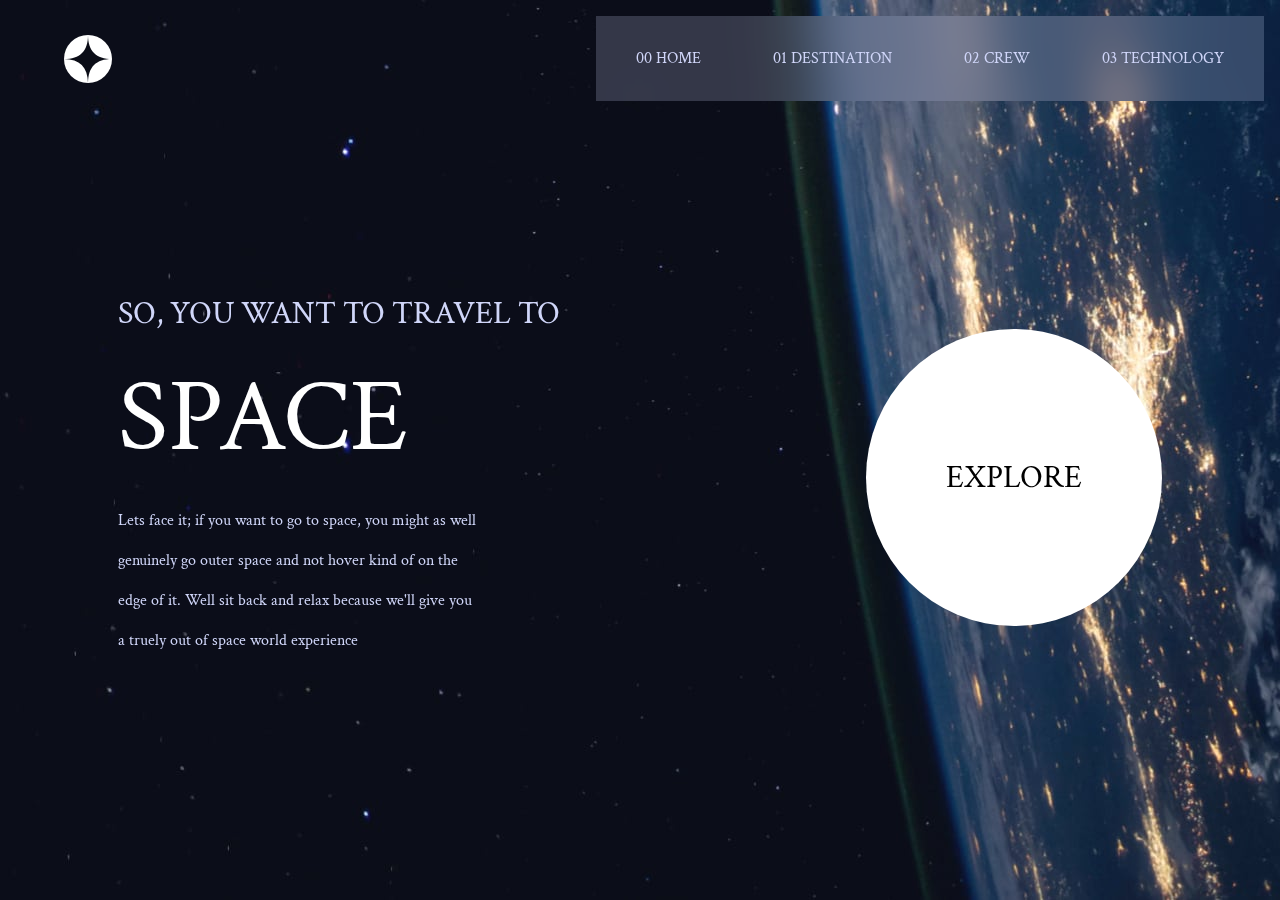
<file: index.html>
<!DOCTYPE html>
<html lang="en">
<head>
  <meta charset="UTF-8">
  <meta name="viewport" content="width=device-width, initial-scale=1.0">

  <link rel="icon" type="image/png" sizes="32x32" href="./assets/favicon-32x32.png">
  
  <title>Frontend Mentor | Space tourism website</title>
  <link rel="stylesheet" href="styles.css">
</head>

<body>
  <div class="container">
    <div>
      <header>
        <img class="logo" src="./assets/shared/logo.svg" alt="">
        <nav>
          <img id="navToggle" onclick="showNav()" src="./assets/shared/icon-hamburger.svg" alt="">
          <ul id="navLinks">
            <img onclick="hideNav()" src="./assets/shared/icon-close.svg" alt="">
          </ul>
        </nav>
      </header>

     <div class="inner_Container">
      <div class="text-container">
        <h5>So, you want to travel to</h5>
        <h1>SPACE</h1>

        <p>Lets face it; if you want to go to space, you might as well genuinely go outer space and not hover kind of on the edge of it. Well sit back and relax because we'll give you a truely out of space world experience</p>
      </div>
      <span class="eclipse">
        EXPLORE
      </span>
     </div>
    </div>
  </div>
 
   <script src="./js/home.js"></script>
</body>
</html>
</file>
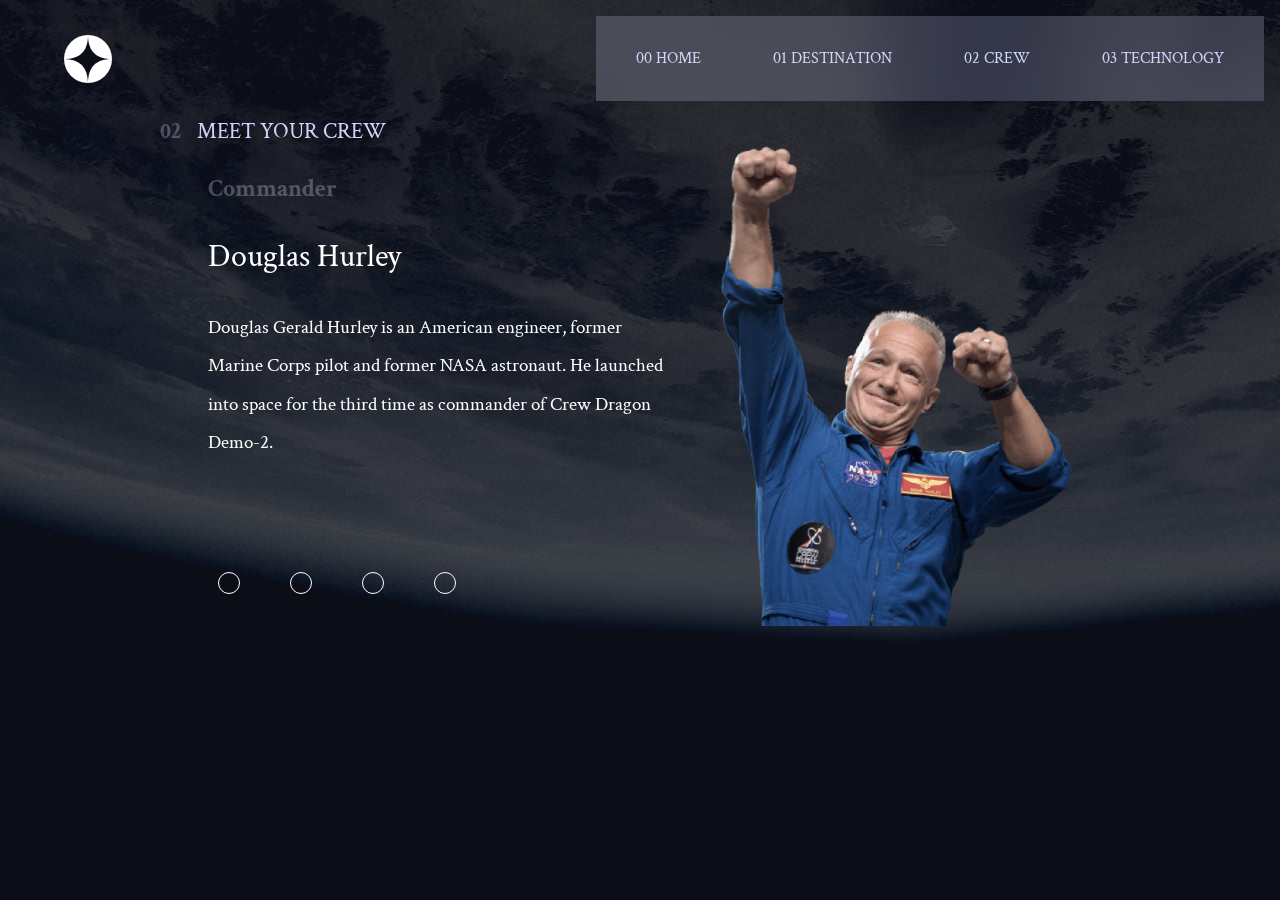
<file: Pages/crew/crew-commander.html>
<!DOCTYPE html>
<html lang="en">
<head>
  <meta charset="UTF-8">
  <meta name="viewport" content="width=device-width, initial-scale=1.0">
  <title>Frontend Mentor | Space tourism website</title>
  <link rel="stylesheet" href="../Destination/Styles/navStyle.css">
  <link rel="stylesheet" href="../crew/Styles/crew.css">
  <script src="../../js/crew.js"></script>
</head>
<body>
    <div class="container">
        <header>
            <img class="logo" src="../../assets/shared/logo.svg" alt="Logo">
            <nav>
              <img id="navToggle" onclick="showNav()" src="../../assets/shared/icon-hamburger.svg" alt="Menu Toggle">
              <ul id="navLinks">
                <img onclick="hideNav()" src="../../assets/shared/icon-close.svg" alt="Close Menu">
              </ul>
            </nav>
        </header>

        <div class="inner-container">
          <p id="head"><strong>02</strong> MEET YOUR CREW</p>

          <main>
            <div class="text-container">
              <h4 id="crewRole"></h4>
              <h2 id="crewName"></h2>
              <p id="crewBio"></p>
              <nav id="crewLinks">
                <ul>
                  <li><a href="#" onclick="displayCrew('Commander', this)">Commander</a></li>
                  <li><a href="#" onclick="displayCrew('Mission Specialist', this)">Mission Specialist</a></li>
                  <li><a href="#" onclick="displayCrew('Pilot', this)">Pilot</a></li> 
                  <li><a href="#" onclick="displayCrew('Flight Engineer', this)">Flight Engineer</a></li>
                </ul>
            </nav>
            </div>

            <img id="crewImage" src="" alt="">
          </main>
        </div>

    
    </div>

    <script src="../../js/home.js"></script>
</body>
</html>
</file>
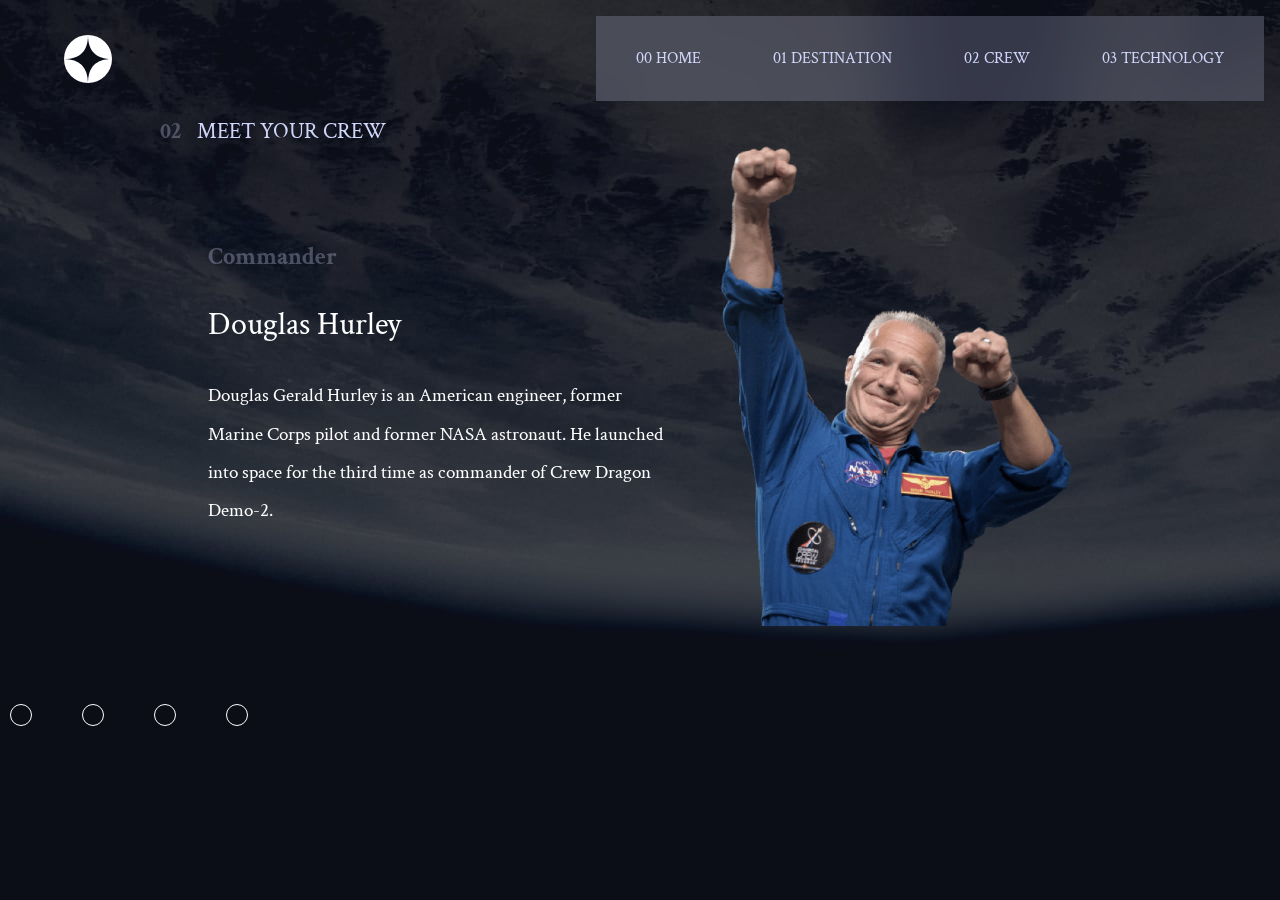
<file: Pages/crew/crew-engineer.html>
<!DOCTYPE html>
<html lang="en">
<head>
  <meta charset="UTF-8">
  <meta name="viewport" content="width=device-width, initial-scale=1.0">
  <title>Frontend Mentor | Space tourism website</title>
  <link rel="stylesheet" href="../Destination/Styles/navStyle.css">
  <link rel="stylesheet" href="../crew/Styles/crew.css">
  <script src="../../js/crew.js"></script>
</head>
<body>
    <div class="container">
        <header>
            <img class="logo" src="../../assets/shared/logo.svg" alt="Logo">
            <nav>
              <img id="navToggle" onclick="showNav()" src="../../assets/shared/icon-hamburger.svg" alt="Menu Toggle">
              <ul id="navLinks">
                <img onclick="hideNav()" src="../../assets/shared/icon-close.svg" alt="Close Menu">
              </ul>
            </nav>
        </header>

        <div class="inner-container">
          <p id="head"><strong>02</strong> MEET YOUR CREW</p>

          <main>
            <div class="text-container">
              <h4 id="crewRole"></h4>
              <h2 id="crewName"></h2>
              <p id="crewBio"></p>
            </div>

            <img id="crewImage" src="" alt="">
          </main>
        </div>

        <nav id="crewLinks">
          <ul>
            <li><a href="./crew-commander.html" onclick="displayCrew('Commander')">Moon</a></li>
            <li><a  href="./crew-specialist.html" onclick="displayCrew('Mission Specialist')">Mission Specialist</a></li>
            <li><a href="./crew-pilot.html" onclick="displayCrew('Pilot')">Pilot</a></li> 
            <li><a  href="./crew-engineer.html" onclick="displayCrew('Flight Engineer')">Flight Engineer</a></li>
          </ul>
      </nav>
    </div>

    <script src="../../js/home.js"></script>
</body>
</html>
</file>
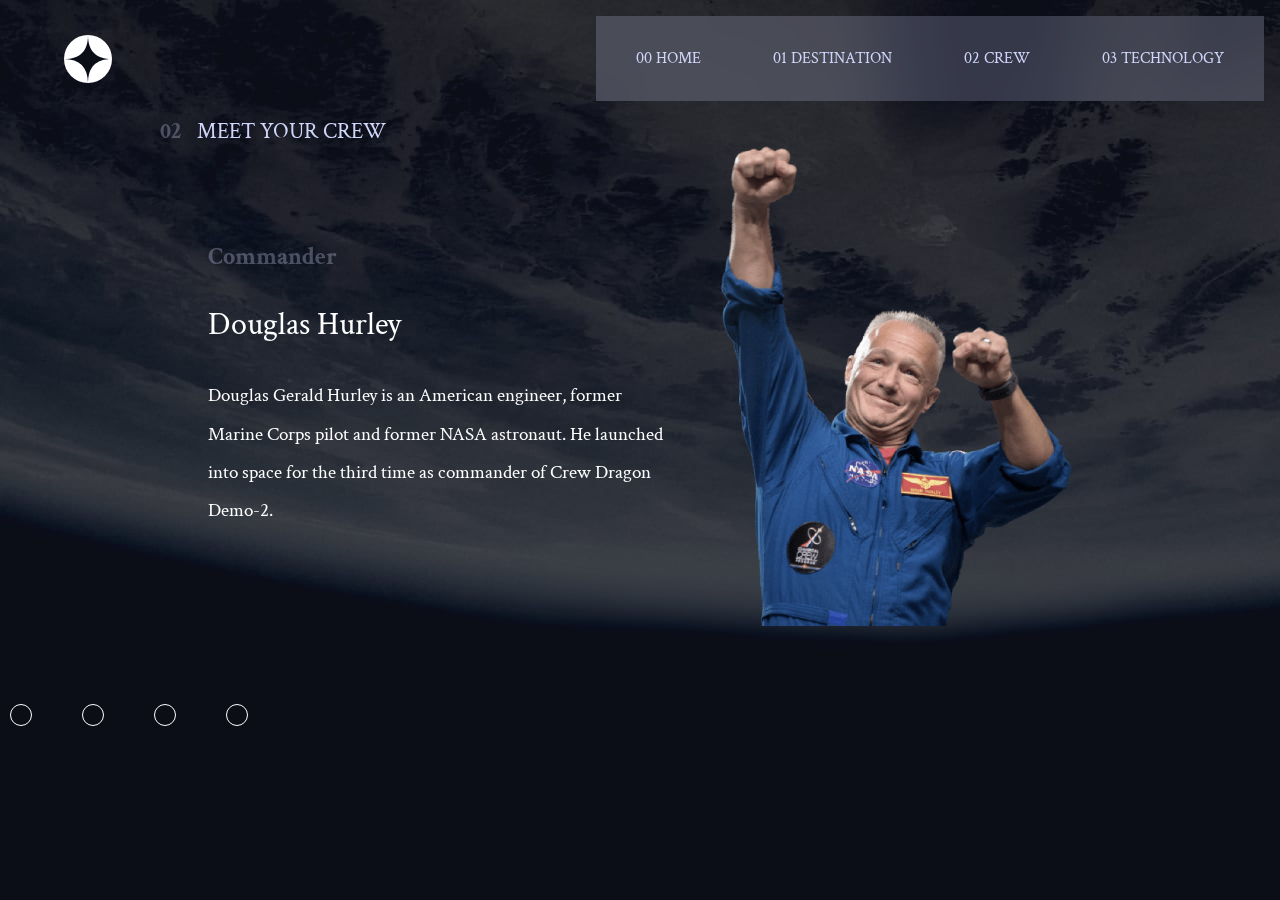
<file: Pages/crew/crew-pilot.html>
<!DOCTYPE html>
<html lang="en">
<head>
  <meta charset="UTF-8">
  <meta name="viewport" content="width=device-width, initial-scale=1.0">
  <title>Frontend Mentor | Space tourism website</title>
  <link rel="stylesheet" href="../Destination/Styles/navStyle.css">
  <link rel="stylesheet" href="../crew/Styles/crew.css">
  <script src="../../js/crew.js"></script>
</head>
<body>
    <div class="container">
        <header>
            <img class="logo" src="../../assets/shared/logo.svg" alt="Logo">
            <nav>
              <img id="navToggle" onclick="showNav()" src="../../assets/shared/icon-hamburger.svg" alt="Menu Toggle">
              <ul id="navLinks">
                <img onclick="hideNav()" src="../../assets/shared/icon-close.svg" alt="Close Menu">
              </ul>
            </nav>
        </header>

        <div class="inner-container">
          <p id="head"><strong>02</strong> MEET YOUR CREW</p>

          <main>
            <div class="text-container">
              <h4 id="crewRole"></h4>
              <h2 id="crewName"></h2>
              <p id="crewBio"></p>
            </div>

            <img id="crewImage" src="" alt="">
          </main>
        </div>

        <nav id="crewLinks">
          <ul>
            <li><a href="./crew-commander.html" onclick="displayCrew('Commander')">Moon</a></li>
            <li><a href="./crew-specialist.html" onclick="displayCrew('Mission Specialist')">Mission Specialist</a></li>
            <li><a href="./crew-pilot.html" onclick="displayCrew('Pilot')">Pilot</a></li> 
            <li><a  href="./crew-engineer.html" onclick="displayCrew('Flight Engineer')">Flight Engineer</a></li>
          </ul>
      </nav>
    </div>

    <script src="../../js/home.js"></script>
</body>
</html>
</file>
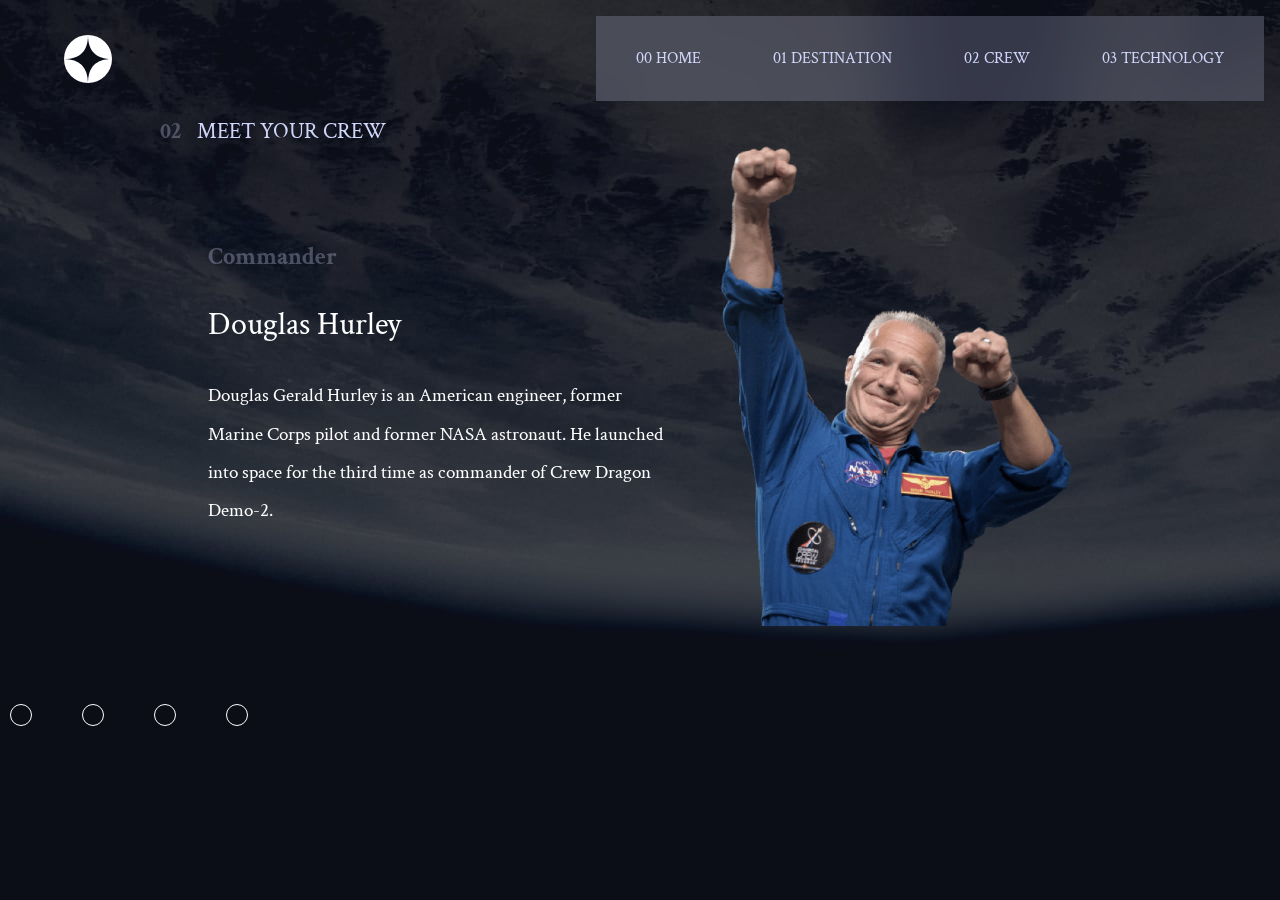
<file: Pages/crew/crew-specialist.html>
<!DOCTYPE html>
<html lang="en">
<head>
  <meta charset="UTF-8">
  <meta name="viewport" content="width=device-width, initial-scale=1.0">
  <title>Frontend Mentor | Space tourism website</title>
  <link rel="stylesheet" href="../Destination/Styles/navStyle.css">
  <link rel="stylesheet" href="../crew/Styles/crew.css">
  <script src="../../js/crew.js"></script>
</head>
<body>
    <div class="container">
        <header>
            <img class="logo" src="../../assets/shared/logo.svg" alt="Logo">
            <nav>
              <img id="navToggle" onclick="showNav()" src="../../assets/shared/icon-hamburger.svg" alt="Menu Toggle">
              <ul id="navLinks">
                <img onclick="hideNav()" src="../../assets/shared/icon-close.svg" alt="Close Menu">
              </ul>
            </nav>
        </header>

        <div class="inner-container">
          <p id="head"><strong>02</strong> MEET YOUR CREW</p>

          <main>
            <div class="text-container">
              <h4 id="crewRole"></h4>
              <h2 id="crewName"></h2>
              <p id="crewBio"></p>
            </div>

            <img id="crewImage" src="" alt="">
          </main>
        </div>

        <nav id="crewLinks">
          <ul>
            <li><a href="./crew-commander.html" onclick="displayCrew('Commander')">Moon</a></li>
            <li><a href="./crew-specialist.html" onclick="displayCrew('Mission Specialist')">Mission Specialist</a></li>
            <li><a  href="./crew-pilot.html" onclick="displayCrew('Pilot')">Pilot</a></li> 
            <li><a href="./crew-engineer.html" onclick="displayCrew('Flight Engineer')">Flight Engineer</a></li>
          </ul>
      </nav>
    </div>

    <script src="../../js/home.js"></script>
</body>
</html>
</file>
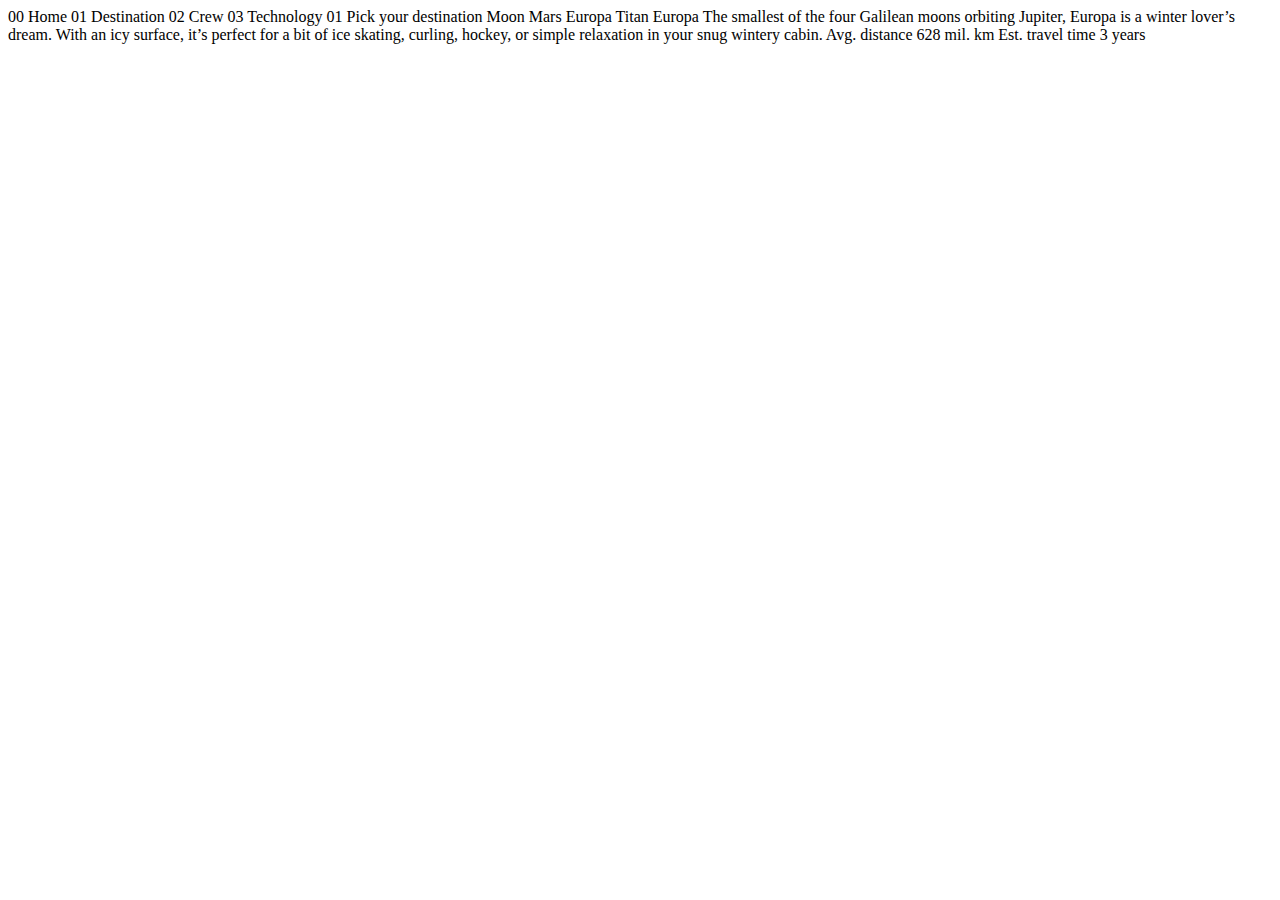
<file: Pages/Destination/destination-europa.html>
<!DOCTYPE html>
<html lang="en">
<head>
  <meta charset="UTF-8">
  <meta name="viewport" content="width=device-width, initial-scale=1.0">

  <link rel="icon" type="image/png" sizes="32x32" href="./assets/favicon-32x32.png">
  
  <title>Frontend Mentor | Space tourism website</title>
</head>
<body>

  00 Home
  01 Destination
  02 Crew
  03 Technology

  01 Pick your destination

  Moon
  Mars
  Europa
  Titan

  Europa

  The smallest of the four Galilean moons orbiting Jupiter, Europa is a 
  winter lover’s dream. With an icy surface, it’s perfect for a bit of 
  ice skating, curling, hockey, or simple relaxation in your snug 
  wintery cabin.

  Avg. distance
  628 mil. km

  Est. travel time
  3 years
</body>
</html>
</file>
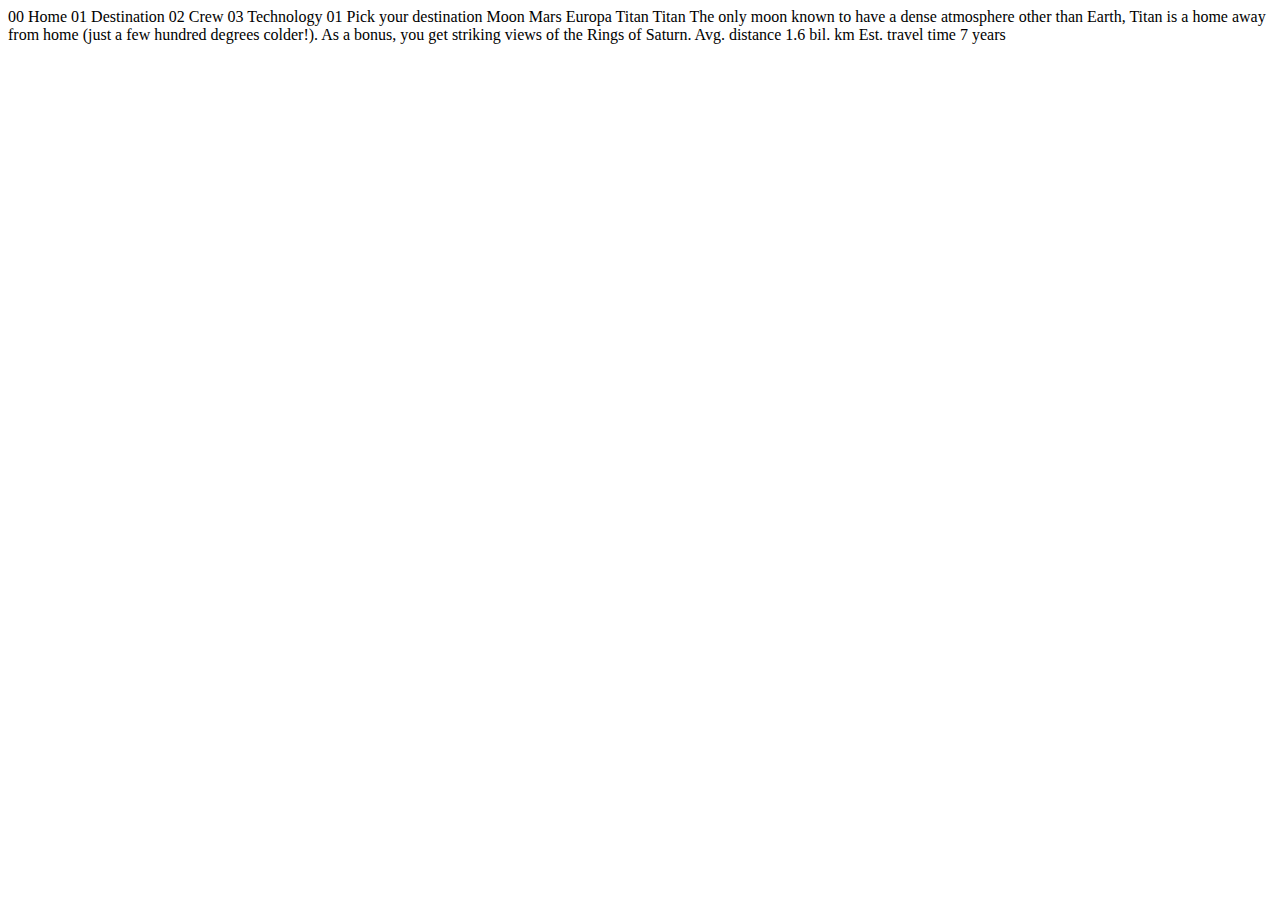
<file: Pages/Destination/destination-titan.html>
<!DOCTYPE html>
<html lang="en">
<head>
  <meta charset="UTF-8">
  <meta name="viewport" content="width=device-width, initial-scale=1.0">

  <link rel="icon" type="image/png" sizes="32x32" href="./assets/favicon-32x32.png">
  
  <title>Frontend Mentor | Space tourism website</title>
</head>
<body>

  00 Home
  01 Destination
  02 Crew
  03 Technology

  01 Pick your destination

  Moon
  Mars
  Europa
  Titan

  Titan

  The only moon known to have a dense atmosphere other than Earth, Titan 
  is a home away from home (just a few hundred degrees colder!). As a 
  bonus, you get striking views of the Rings of Saturn.

  Avg. distance
  1.6 bil. km

  Est. travel time
  7 years
</body>
</html>
</file>
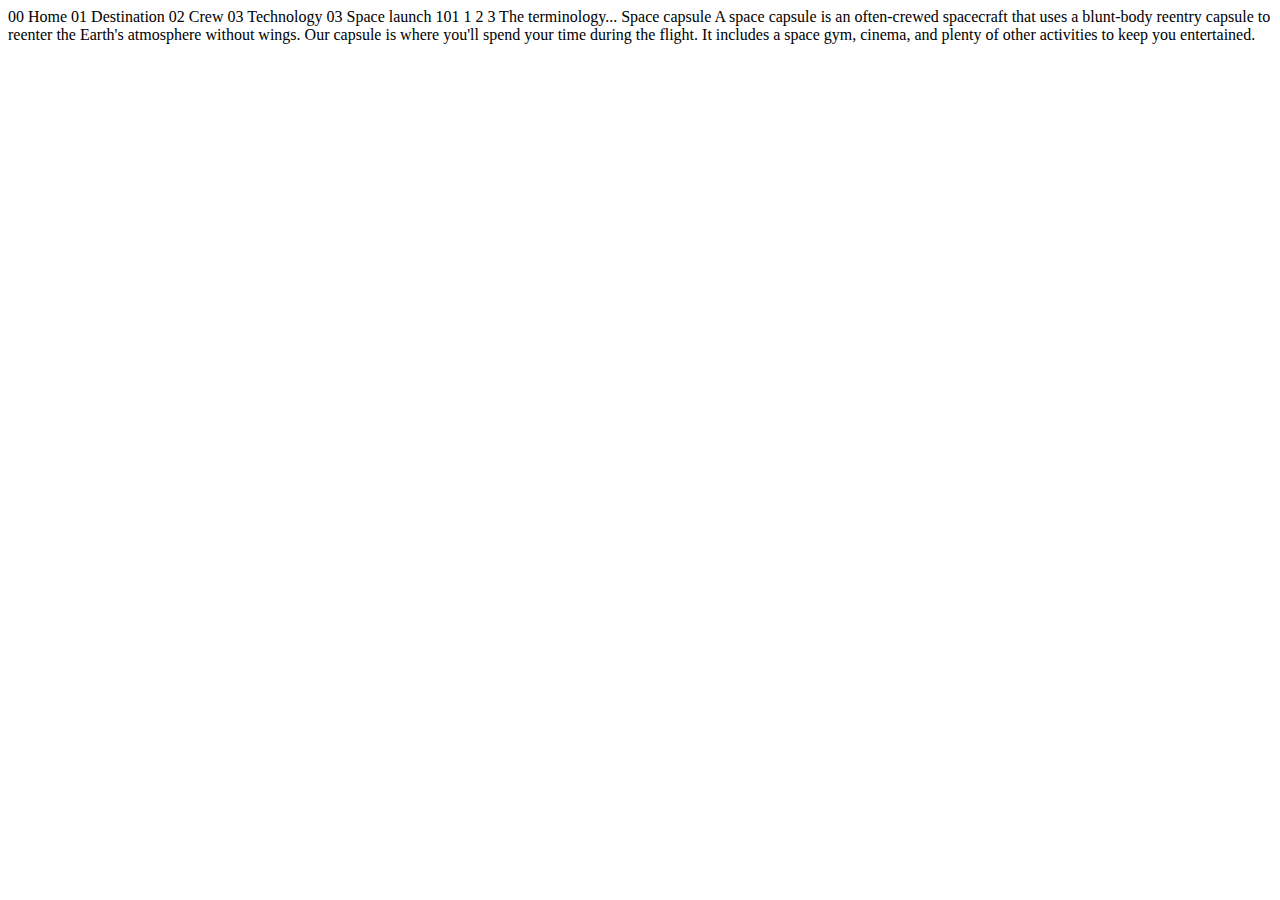
<file: Pages/Technology/technology-capsule.html>
<!DOCTYPE html>
<html lang="en">
<head>
  <meta charset="UTF-8">
  <meta name="viewport" content="width=device-width, initial-scale=1.0">

  <link rel="icon" type="image/png" sizes="32x32" href="./assets/favicon-32x32.png">
  
  <title>Frontend Mentor | Space tourism website</title>
</head>
<body>

  00 Home
  01 Destination
  02 Crew
  03 Technology

  03 Space launch 101

  1
  2
  3

  The terminology...
  Space capsule

  A space capsule is an often-crewed spacecraft that uses a blunt-body reentry 
  capsule to reenter the Earth's atmosphere without wings. Our capsule is where 
  you'll spend your time during the flight. It includes a space gym, cinema, 
  and plenty of other activities to keep you entertained.
</body>
</html>
</file>
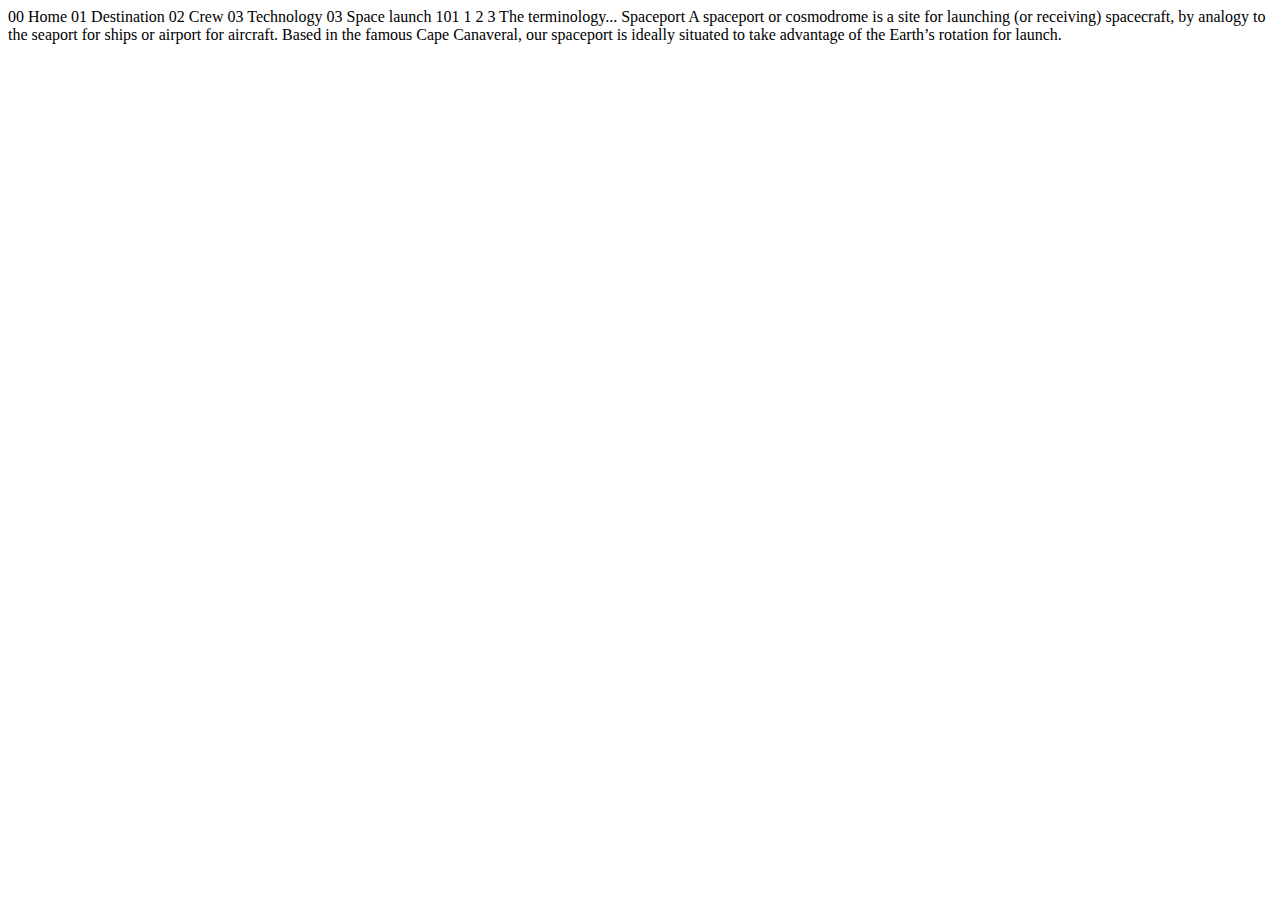
<file: Pages/Technology/technology-spaceport.html>
<!DOCTYPE html>
<html lang="en">
<head>
  <meta charset="UTF-8">
  <meta name="viewport" content="width=device-width, initial-scale=1.0">

  <link rel="icon" type="image/png" sizes="32x32" href="./assets/favicon-32x32.png">
  
  <title>Frontend Mentor | Space tourism website</title>
</head>
<body>

  00 Home
  01 Destination
  02 Crew
  03 Technology

  03 Space launch 101

  1
  2
  3

  The terminology...
  Spaceport

  A spaceport or cosmodrome is a site for launching (or receiving) spacecraft, 
  by analogy to the seaport for ships or airport for aircraft. Based in the 
  famous Cape Canaveral, our spaceport is ideally situated to take advantage 
  of the Earth’s rotation for launch.
</body>
</html>
</file>
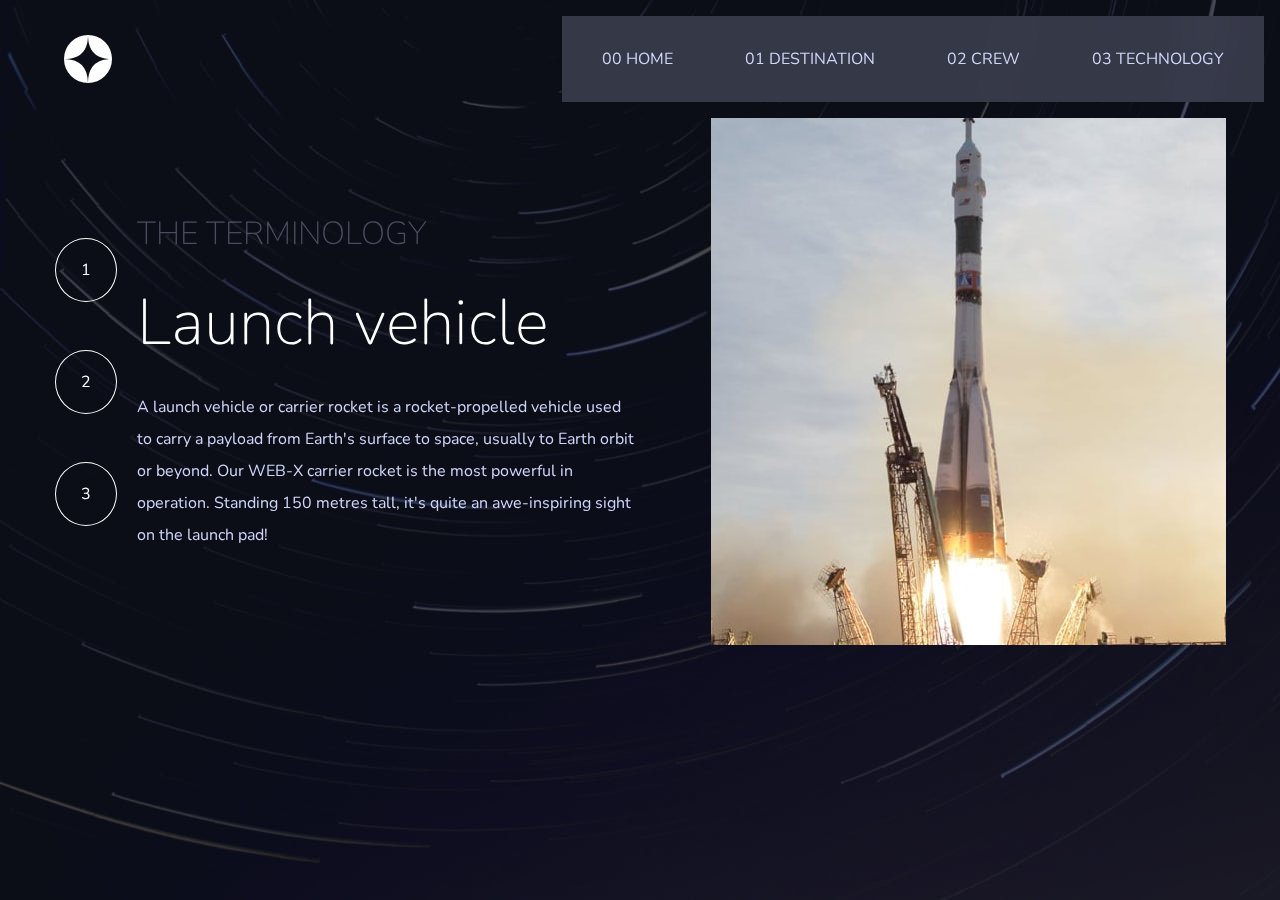
<file: Pages/Technology/technology-vehicle.html>
<!DOCTYPE html>
<html lang="en">
<head>
  <meta charset="UTF-8">
  <meta name="viewport" content="width=device-width, initial-scale=1.0">
  <title>Frontend Mentor | Space tourism website</title>
  <link rel="stylesheet" href="../Destination/Styles/navStyle.css">
  <script src="../../js/Tech.js"></script>
  <link rel="stylesheet" href="./Styles/Technology.css">
</head>
<body>
    <div class="container">
        <header>
            <img class="logo" src="../../assets/shared/logo.svg" alt="Logo">
            <nav>
              <img id="navToggle" onclick="showNav()" src="../../assets/shared/icon-hamburger.svg" alt="Menu Toggle">
              <ul id="navLinks">
                <img onclick="hideNav()" src="../../assets/shared/icon-close.svg" alt="Close Menu">
              </ul>
            </nav>
        </header>

        <div class="inner-container">

         <main>
          <div class="text-container">
            <div class="numNav">
              <nav id="techLinks">
                <ul>
                  <li><a onclick="displayTech('1')" href="./technology-vehicle.html">1</a></li>
                  <li><a onclick="displayTech('2')" href="./technology-spaceport.html">2</a></li>
                  <li><a onclick="displayTech('3')" href="./technology-capsule.html">3</a></li>
                </ul>
            </nav>
            </div>
            <span class="text">
              <h2>THE TERMINOLOGY</h2>
              <h4 id="techName"></h4>
              <p id="techDescription"></p>
            </span>
           
          </div>
          <img id="techImage" src="" alt="">
         </main>
        </div>
    </div>

    <script src="../../js/home.js"></script>
</body>
</html>
</file>
<file: styles.css>
@import url('https://fonts.googleapis.com/css2?family=Crimson+Text:ital,wght@0,400;0,600;0,700;1,400;1,600;1,700&display=swap');

:root {
    --faintText: #D0D6F9;
    --myFontFamily: "Crimson Text", serif;
    --sm: 0.8rem;
    --md: 1rem;
    --lg: 1rem;
    --xl: 1.5rem;
    --2xl: 2rem;
    --3xl: 2.5rem;
    --4xl: 3rem;
}

* {
    padding: 0;
    margin: 0;
    box-sizing: border-box;
    font-family: var(--myFontFamily);
}

.container {
    background-image: url('./assets/home/background-home-desktop.jpg');
    height: 100vh;
    width: 100vw;
    background-repeat: no-repeat;
    background-size: cover;
    display: flex;
}

.container header {
    display: flex;
    justify-content: space-between;
    padding: var(--md);
    align-items: center;
}

.container header img {
    margin-left: 3rem;
}

#navLinks {
    display: flex;
    gap: 4.5rem;
    background-color: #d0d6f936;
    backdrop-filter: blur(25px) saturate(100%);
    padding: var(--2xl) var(--3xl);
}

#navLinks li {
    list-style: none;
}

#navLinks img {
    display: none;
}

nav img {
    display: none;
}
#navLinks li a {
    text-decoration: none;
    color: var(--faintText);
    text-transform: uppercase;
    padding: 1.5rem 0;
    transition: ease-in-out 500ms;
}

#navLinks li a:hover,
#navLinks li a.active {
    border-bottom: 4px solid white;
}

.inner_Container {
    display: flex;
    align-items: center;
    justify-content: space-around;
    height: 80vh;
    width: 100%;

    h5{
        color: var(--faintText);
        font-size: var(--2xl);
        font-weight: 400;
        text-transform: uppercase;     
    }

    h1{
        font-size: 6.5rem;
        font-weight: 200;
        color: white;
    }

    p{
        color: var(--faintText);
        width: 70%;
        font-size: var(--lg);
        line-height: var(--3xl);
    }

    .text-container{
        display: flex;
        flex-direction: column;
        gap: var(--lg);
        width: 40%;
    }

    .eclipse {
        background: white;
        padding: 8rem 5rem;
        border-radius: 50%;
        font-size: var(--2xl);
        font-weight: 300;
    }
    
    
}




@media (max-width: 600px) {
    .container {
        overflow: hidden;
    }
    .container header img {
        margin-left: 0;
    }
    #navLinks {
        display: none; 
        position: fixed;
        top: 0;
        right: 0;
        width: 300px;
        height: fit-content;
        backdrop-filter: blur(25px);
        padding: 2rem;
        list-style: none;
        z-index: 100;
        transition: transform 0.3s ease-in-out;
        transform: translateX(100%);
      }
  
      #navLinks.isOpen {
        display: block;
        transform: translate(0);
      }
  
      #navLinks img {
        cursor: pointer;
        display: block;
        margin-bottom: 2rem;
      }
  
      #navLinks li {
        margin-bottom: 1.5rem;
        padding: var(--md);
        
      }
  
      #navLinks li a {
        text-decoration: none;
        color: var(--faintText);
        text-transform: uppercase;
        font-size: 1.2rem;
      }
  
      #navToggle {
        display: block;
        position: absolute;
        top: 20px;
        right: 20px;
        cursor: pointer;
        z-index: 101;

      }

    #navLinks li a.active {
        border-bottom: none;
        border-left: 3px solid white;
        padding: 0.2rem var(--sm);
    }

    #navLinks li a:hover {
        border-bottom: none;
        border-left: 3px solid white;
        padding: 0.2rem var(--sm);
    }

    .isOPen {
        display: none;
    }

    .container header {
        align-items: flex-start;
    }

    .inner_Container {
        width: 100%;
        display: flex;
        flex-direction: column;
        align-items: center;
        justify-content: center;
        gap: 2rem;
        height: 90vh;
      

        .text-container {
            width: 100%;
        }

        p{
            width: 100%;
            text-align: center;
            padding: 0 20px;
            line-height: 1.9rem;
        }

        h5{
            font-size: var(--lg);
            text-align: center;
            font-size: 1.25rem;
        }

        h1 {
            text-align: center;
        }

        .eclipse {
            padding: 5rem 2rem;
        }
    }
}

@media (max-width: 768px) {

    .container {
        background-image: url('./assets/home/background-home-mobile.jpg');
        background-repeat: no-repeat;
        background-size: cover;
    }
    #navLinks li a{
        font-size: var(--sm);
    }

    .container header img {
        margin-left: 0;
    }

    #navLinks {
        padding: 1.3rem;
        gap: var(--2xl);
    }

    #navLinks li a.active {
        padding: 0.6rem 0;
        border-bottom: 1px solid white;
    }

    #navLinks li a:hover{
        padding: 0.6rem 0;
        border-bottom: 1px solid white;
    }

    .inner_Container {
        display: flex;
        flex-direction: column;
        align-items: center;
        height: 85vh;
        gap: var(--md);

        .text-container {
            width: 100%;
            text-align: center;

            p{
                width: 100%;
                padding: 0 var(--2xl);
                font-size: var(--md);
            }

            h5 {
                font-size: 1.5rem;
            }
        }

        .eclipse {
            padding: 5.5rem 3rem;
        }

    }

}

@media (max-width: 820px) {
    .container header img {
        margin-left: 0;
    }
}

@media (max-width: 1024px) {
    .inner_Container {
        .text-container {
           p{
            width: 100%;
            font-size: var(--sm);
           }
        }
    }
}
</file>
<file: Pages/Destination/Styles/navStyle.css>
@import url('https://fonts.googleapis.com/css2?family=Nanum+Gothic&family=Nunito:ital,wght@0,200..1000;1,200..1000&display=swap');

:root {
    --faintText: #D0D6F9;
    --myFontFamily: "Nunito", system-ui;
    --sm: 0.8rem;
    --md: 1rem;
    --lg: 1rem;
    --xl: 1.5rem;
    --2xl: 2rem;
    --3xl: 2.5rem;
    --4xl: 3rem;
}

 header {
    display: flex;
    justify-content: space-between;
    padding: var(--md);
    align-items: center;
}

header img {
    margin-left: 3rem;
}

#navLinks {
    display: flex;
    gap: 4.5rem;
    background-color: #d0d6f936;
    backdrop-filter: blur(25px) saturate(100%);
    padding: var(--2xl) var(--3xl);
}

#navLinks li {
    list-style: none;
}

#navLinks img {
    display: none;
}

nav img {
    display: none;
}
#navLinks li a {
    text-decoration: none;
    color: var(--faintText);
    text-transform: uppercase;
    padding: 1.5rem 0;
    transition: ease-in-out 500ms;
}

#navLinks li a:hover,
#navLinks li a.active {
    border-bottom: 4px solid white;
}


@media (max-width: 600px) {
   
    header img {
        margin-left: 0;
    }
    #navLinks {
        display: none; 
        position: fixed;
        top: 0;
        right: 0;
        width: 300px;
        height: fit-content;
        backdrop-filter: blur(25px);
        padding: 2rem;
        list-style: none;
        z-index: 100;
        transition: transform 0.3s ease-in-out;
        transform: translateX(100%);
      }
  
      #navLinks.isOpen {
        display: block;
        transform: translate(0);
      }
  
      #navLinks img {
        cursor: pointer;
        display: block;
        margin-bottom: 2rem;
      }
  
      #navLinks li {
        margin-bottom: 1.5rem;
        padding: var(--md);
        
      }
  
      #navLinks li a {
        text-decoration: none;
        color: var(--faintText);
        text-transform: uppercase;
        font-size: 1.2rem;
      }
  
      #navToggle {
        display: block;
        position: absolute;
        top: 20px;
        right: 20px;
        cursor: pointer;
        z-index: 101;

      }

    #navLinks li a.active {
        border-bottom: none;
        border-left: 3px solid white;
        padding: 0.2rem var(--sm);
    }

    #navLinks li a:hover {
        border-bottom: none;
        border-left: 3px solid white;
        padding: 0.2rem var(--sm);
    }

    .isOPen {
        display: none;
    }

    .container header {
        align-items: flex-start;
    }
}

@media (max-width: 768px) {

    #navLinks li a{
        font-size: var(--sm);
    }

    header img {
        margin-left: 0;
    }

    #navLinks {
        padding: 1.3rem;
        gap: var(--2xl);
    }

    #navLinks li a.active {
        padding: 0.6rem 0;
        border-bottom: 1px solid white;
    }

    #navLinks li a:hover{
        padding: 0.6rem 0;
        border-bottom: 1px solid white;
    }

}

@media (max-width: 820px) {
     header img {
        margin-left: 0;
    }
}
</file>
<file: Pages/crew/Styles/crew.css>
@import url('https://fonts.googleapis.com/css2?family=Crimson+Text:ital,wght@0,400;0,600;0,700;1,400;1,600;1,700&display=swap');

:root {
    --faintText: #D0D6F9;
}

* {
    padding: 0;
    margin: 0;
    box-sizing: border-box;
    font-family: "Crimson Text", serif;
}

body {
    height: 100vh;
}

.container {
    background-image: url('../../../assets/crew/background-crew-desktop.jpg');
    height: 100%;
    width: 100vw;
    background-repeat: no-repeat;
    background-size: cover;
}

#head {
    font-size: 1.4rem;
    color: var(--faintText);
    display: flex;
    gap: 1rem;
    align-items: center;
    margin-left: 10rem;

    strong {
        color: #d0d6f94e;
    }
}

main {
    color: white;
    display: flex;
    justify-content: center;
    align-items: center;

    #crewImage {
        height: 30rem;
    }

    .text-container {
        display: flex;
        flex-direction: column;
        gap: 2rem;
        width: 40%;

        h4 {
            color: #d0d6f94e;
            font-size: 1.5rem
        }

        h2 {
            font-weight: 100;
            font-size: 2rem;
        }   

        p{
            width: 90%;
            line-height: 2.4rem;
            font-size: 1.2rem;
        }
    }
}



#crewLinks li a {
    text-decoration: none;
    color: white;
    font-size: 0.01px;
    border: 1px solid white;
    padding: 10px;
    border-radius: 50%;
}


#crewLinks li{
    list-style: none;
}

#crewLinks ul {
    display: flex;
    align-items: center;
    margin: 4rem  0 0 0;
    gap: 50px;
    padding: 10px;
}

#crewLinks ul li a.active{
    background: white;

}


#crewLinks li a.active {
    background-color: white;
    color: black;
    transition: 0.3s ease-in-out;
}


.text-container, #crewImage {
    opacity: 0;
    transform: translateX(-100%);
    transition: transform 0.5s ease-in-out, opacity 0.5s ease-in-out;
}


.text-container.active, #crewImage.active {
    opacity: 1;
    transform: translateX(0);
}





@media(max-width: 786px) {
    main {
        flex-direction: column;
        align-items: center;
        margin: 3rem 0;

        #crewImage{
            height: 15rem;
            margin: 1rem 0 0 0;
        }

        .text-container{
            width: 100%;
            text-align: center;
            gap: 1rem;

            p{
                width: 100%;
                padding: 1rem;
            }
        }
    }

    #crewLinks ul {
      
        justify-content: center;
     
    }
}

@media(max-width: 600px) {
    main {
        flex-direction: column;
        align-items: center;
        justify-content: center;
        margin: 3rem 0;
        
        #crewImage {
            height: 14rem;
            margin: 2rem 0 0 0;
           }

        .text-container {
            width: 100%;
            text-align: center;
            gap: 8px;

            p{
                width: 100%;
                text-align: center;
                padding: 0 1rem;
                font-size: 1rem;
            }

            
        }
    }

    #head {
        margin-left: 0;
        text-align: center;
        display: flex;
        justify-content: center;
    }



    
#crewLinks ul {
    padding: 10px 0;
    justify-content: center;
 
}

#crewLinks ul li a {
    padding: 4px;
}
}
</file>
<file: Pages/Technology/Styles/Technology.css>
@import url('https://fonts.googleapis.com/css2?family=Nanum+Gothic&family=Nunito:ital,wght@0,200..1000;1,200..1000&display=swap');
*{
    padding: 0;
    margin: 0;
    box-sizing: border-box;
    font-family: "Nunito", system-ui;
}

.container {
    background-image: url('../../../assets/technology/background-technology-desktop.jpg');
    height: 100vh;
    width: 100vw;
    background-size: cover;
    background-repeat: no-repeat;
    color: white;
}

#techLinks li a{
    text-decoration: none;
    color: white;
    border: 1px solid white;
    padding: 20px 25px;
    display: flex;
    width: fit-content;
    border-radius: 50%;
}

#techLinks li a:hover{
    background-color: white;
    color: black;
    transition: ease-in-out 500ms;
}

#techLinks ul{
    display: flex;
    flex-direction: column;
    gap: 3rem;
}

#techLinks ul li {
    list-style: none;
}

.text-container {
    display: flex;
    gap: 20px;
    align-items: center;
    width: 50%;
    
    .text {
        display: flex;
        flex-direction: column;
        gap: 1.5rem;
    }

    h4{
        font-size: 4rem;
        font-weight: 200;
    }

    h2{
        font-weight: 100;
        color: #d0d6f950;
        font-size: 2rem;
    }
    p{
        width: 90%;
        line-height: 2rem;
        color: #D0D6F9;
    }
}

main {
    display: flex;
    justify-content: center;
    gap: 1rem;
    align-items: center;
}

#techLinks li a.active {
    background-color: white;
    color: black;
    transition: 0.3s ease-in-out;
}

.text-container, #techImage{
    opacity: 0;
    transform: translateX(-100%);
    transition: transform 0.5s ease-in-out;
    opacity: 0.5s ease-in-out;
}

.text-container.active, #techImage{
    opacity: 1;
    transform: translateX(0);
}

@media (max-width: 400px) {
    .text-container{
        h4 {
            font-size: 1.4rem;
        }

        h2{
            font-size: 1rem;
        }

        p{
            font-size: small;
        }
    }
}
@media(max-width: 600px) {
    main {
        flex-direction: column-reverse;
    }

    #techLinks ul{
        flex-direction: row;
        justify-content: center;
    }

    #techLinks ul li a {
        padding: 10px 15px;
    }

    .text-container{
        flex-direction: column;
        width: 100%;
        text-align: center;

        p{
            width: 100%;
        }
    }

    #techImage {
        width: 80%;
        height: 15rem;
    }
}

@media (max-width: 768px) {
    main{
        flex-direction: column-reverse;
    }

    #techLinks ul{
        flex-direction: row;
        justify-content: center;
        padding: 10px 0;
    }

    #techLinks ul li a {
        padding: 10px 15px;
    }

    .text-container{
        flex-direction: column;
        width: 100%;
        text-align: center;

        p{
            width: 100%;
            padding: 0 20px;
        }
    }

    #techImage {
        width: 80%;
        height: 15rem;
    }
}
</file>
